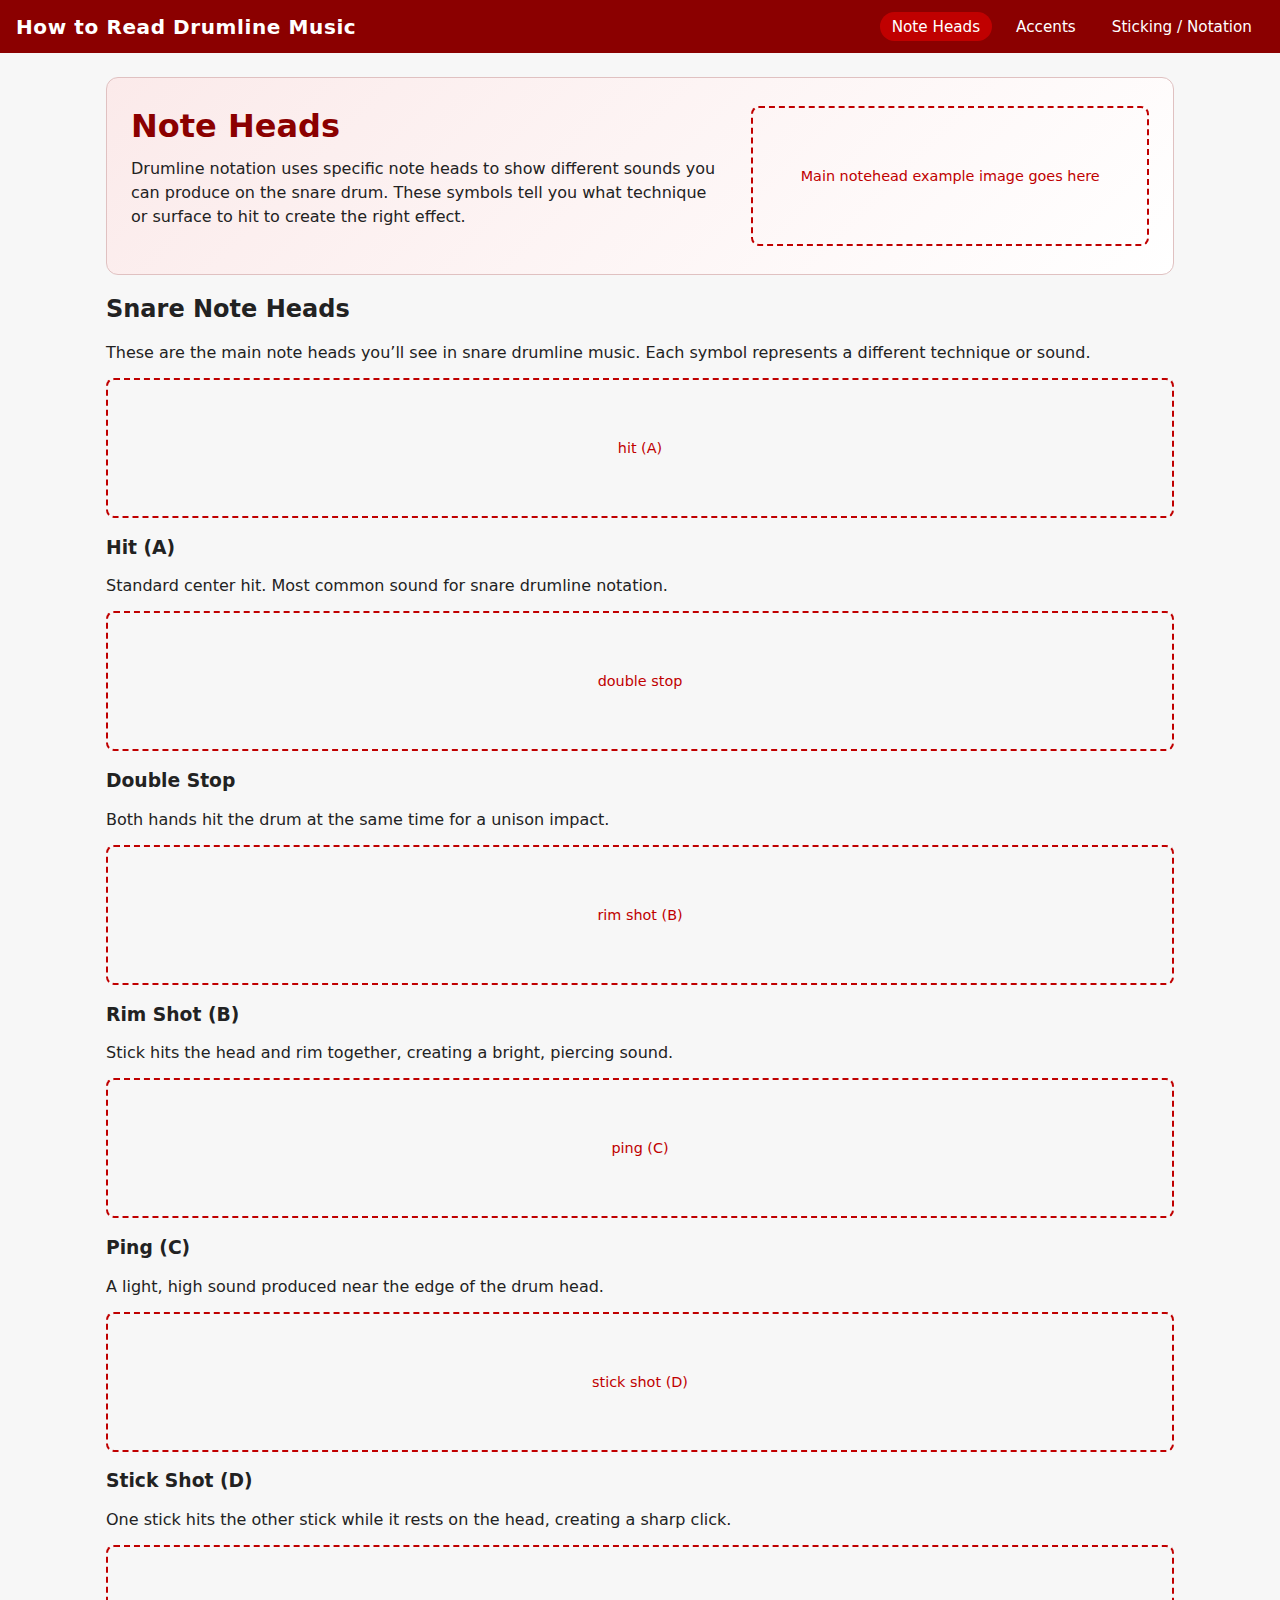
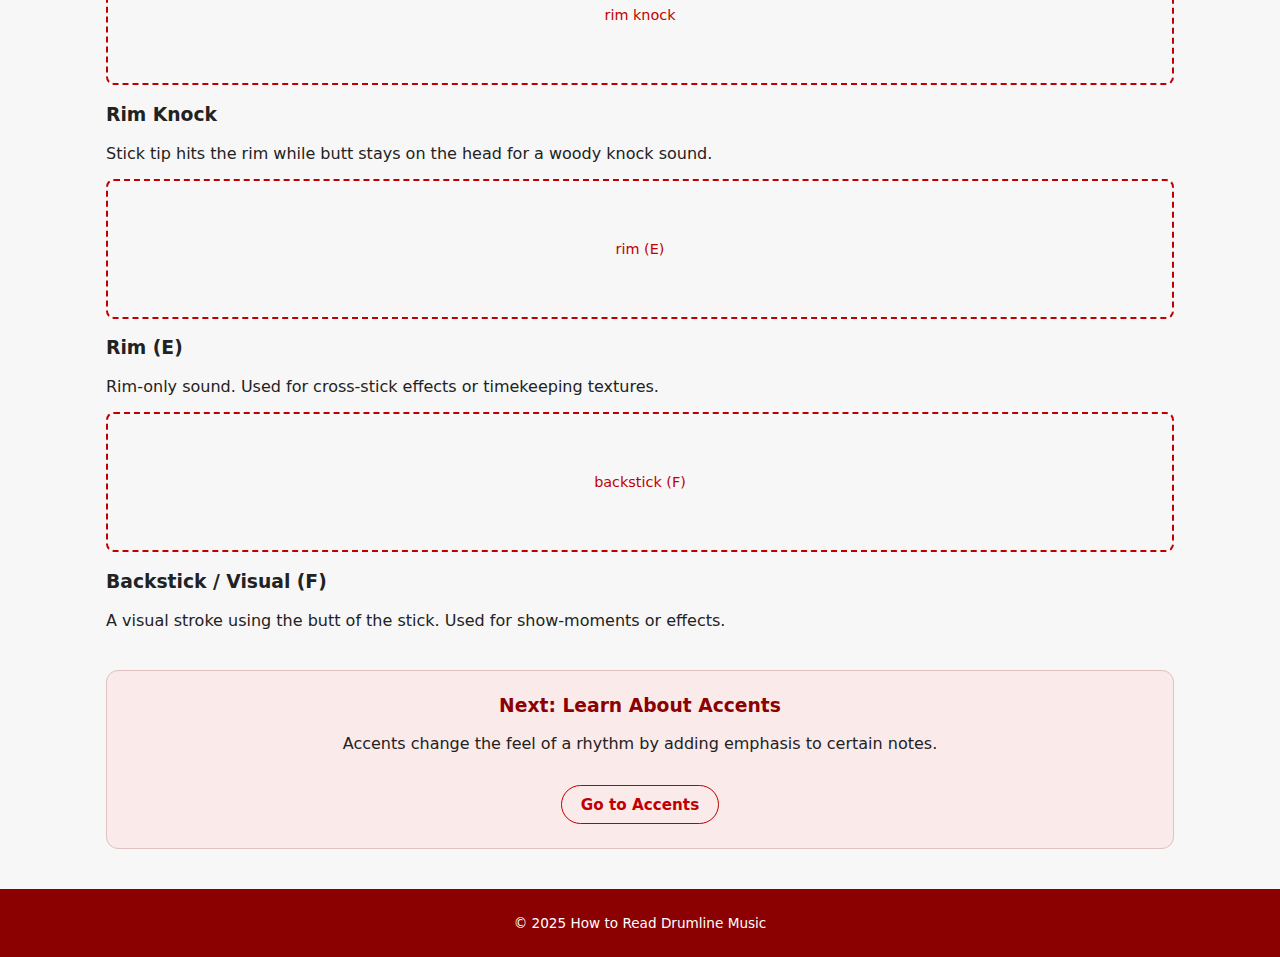
<file: index.html>
<!DOCTYPE html>
<html lang="en">
<head>
  <meta charset="UTF-8">
  <meta name="viewport" content="width=device-width, initial-scale=1.0">
  <title>How to Read Drumline Music | Note Heads</title>
  <link rel="stylesheet" href="styles.css">
</head>
<body>

<header>
  <div class="logo-text">
    <h1>How to Read Drumline Music</h1>
  </div>
  <nav>
    <a href="index.html" class="active">Note Heads</a>
    <a href="accents.html">Accents</a>
    <a href="sticking.html">Sticking / Notation</a>
  </nav>
</header>

<main>

  <section class="hero small-hero">
    <div class="hero-text">
      <h2>Note Heads</h2>
      <p>
        Drumline notation uses specific note heads to show different sounds you can
        produce on the snare drum. These symbols tell you what technique or surface
        to hit to create the right effect.
      </p>
    </div>

    <div class="hero-graphic">
      <div class="image-placeholder">
        Main notehead example image goes here
      </div>
    </div>
  </section>

  <section id="noteheads" class="notehead-grid">
    <h2 class="section-title">Snare Note Heads</h2>
    <p class="section-intro">
      These are the main note heads you’ll see in snare drumline music.  
      Each symbol represents a different technique or sound.
    </p>

    <div class="notehead-cards">
      <article class="notehead-card">
        <div class="notehead-image image-placeholder">hit (A)</div>
        <h3>Hit (A)</h3>
        <p>Standard center hit. Most common sound for snare drumline notation.</p>
      </article>

      <article class="notehead-card">
        <div class="notehead-image image-placeholder">double stop</div>
        <h3>Double Stop</h3>
        <p>Both hands hit the drum at the same time for a unison impact.</p>
      </article>

      <article class="notehead-card">
        <div class="notehead-image image-placeholder">rim shot (B)</div>
        <h3>Rim Shot (B)</h3>
        <p>
          Stick hits the head and rim together, creating a bright, piercing sound.
        </p>
      </article>

      <article class="notehead-card">
        <div class="notehead-image image-placeholder">ping (C)</div>
        <h3>Ping (C)</h3>
        <p>
          A light, high sound produced near the edge of the drum head.
        </p>
      </article>

      <article class="notehead-card">
        <div class="notehead-image image-placeholder">stick shot (D)</div>
        <h3>Stick Shot (D)</h3>
        <p>
          One stick hits the other stick while it rests on the head, creating a sharp click.
        </p>
      </article>

      <article class="notehead-card">
        <div class="notehead-image image-placeholder">rim knock</div>
        <h3>Rim Knock</h3>
        <p>
          Stick tip hits the rim while butt stays on the head for a woody knock sound.
        </p>
      </article>

      <article class="notehead-card">
        <div class="notehead-image image-placeholder">rim (E)</div>
        <h3>Rim (E)</h3>
        <p>
          Rim-only sound. Used for cross-stick effects or timekeeping textures.
        </p>
      </article>

      <article class="notehead-card">
        <div class="notehead-image image-placeholder">backstick (F)</div>
        <h3>Backstick / Visual (F)</h3>
        <p>
          A visual stroke using the butt of the stick. Used for show-moments or effects.
        </p>
      </article>
    </div>
  </section>

  <section class="next-step">
    <h3>Next: Learn About Accents</h3>
    <p>Accents change the feel of a rhythm by adding emphasis to certain notes.</p>
    <a class="btn secondary" href="accents.html">Go to Accents</a>
  </section>

</main>

<footer>
  <p>&copy; 2025 How to Read Drumline Music</p>
</footer>

</body>
</html>
</file>
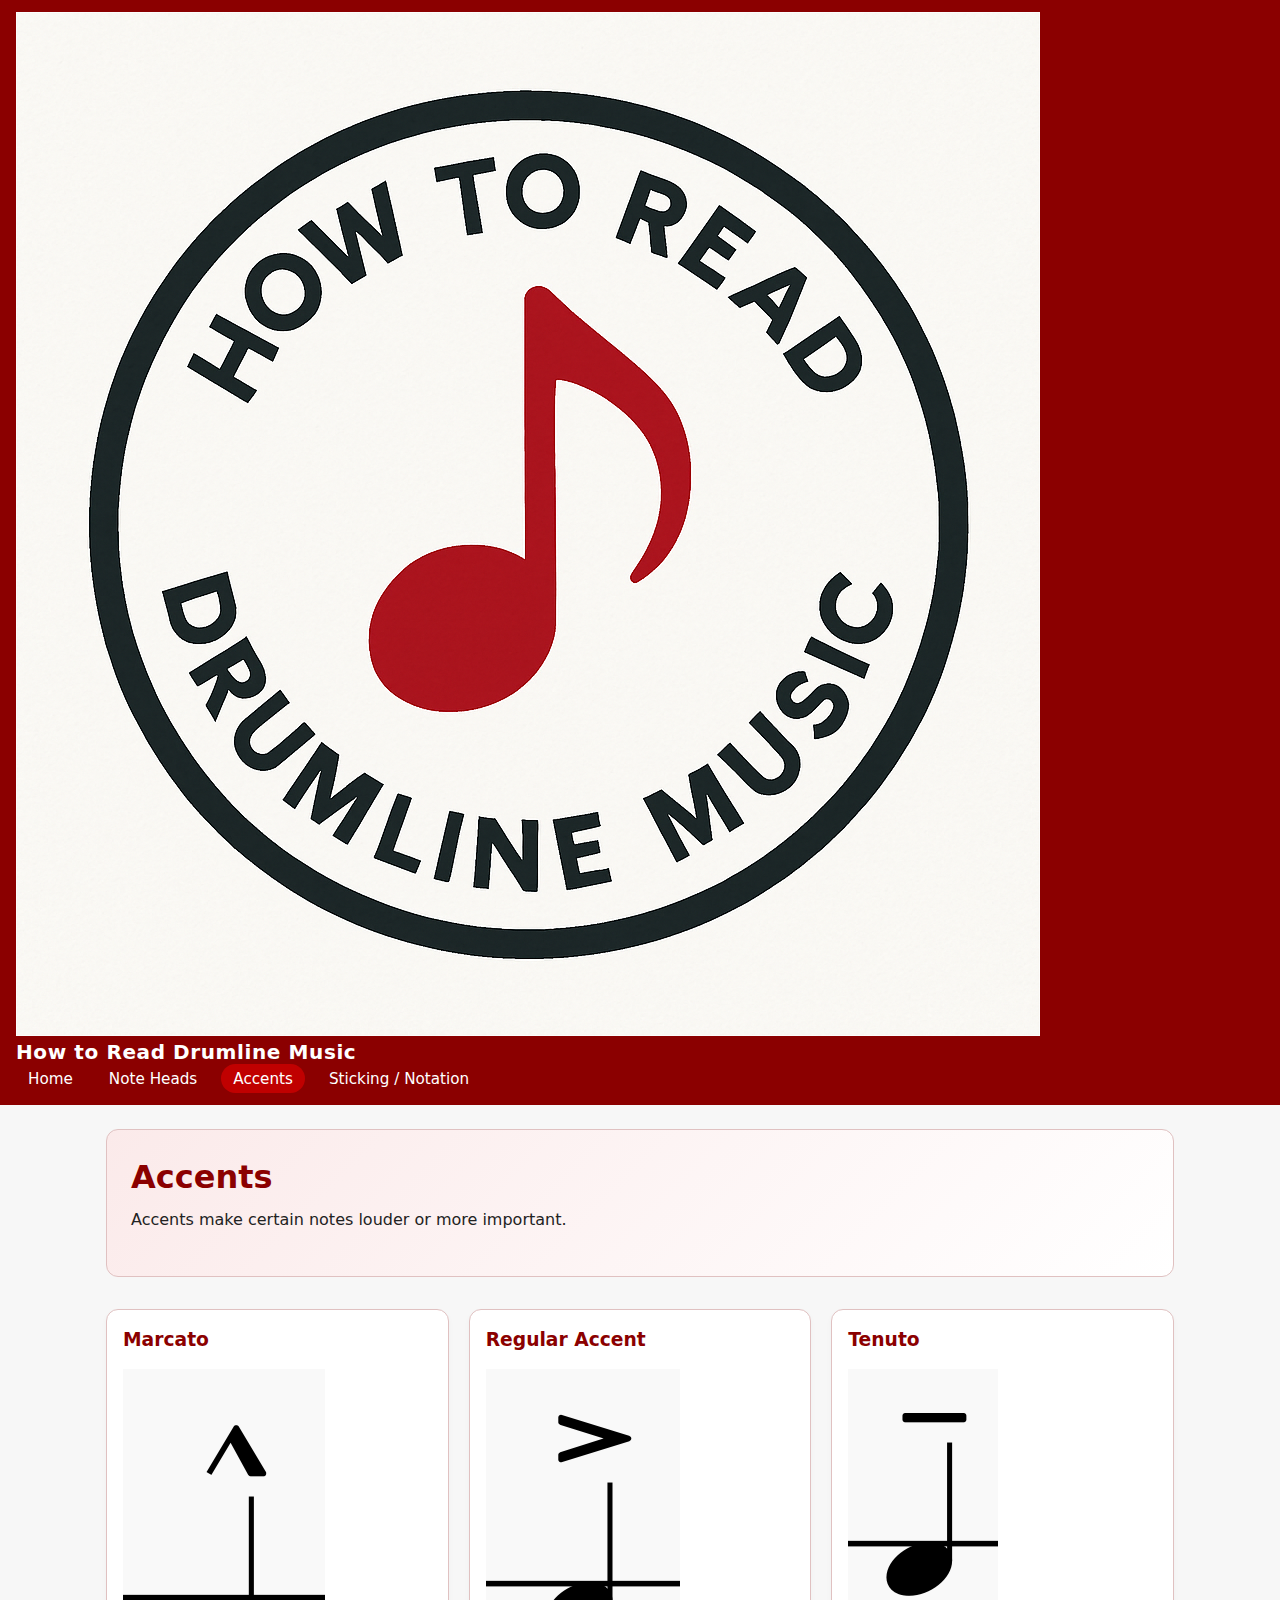
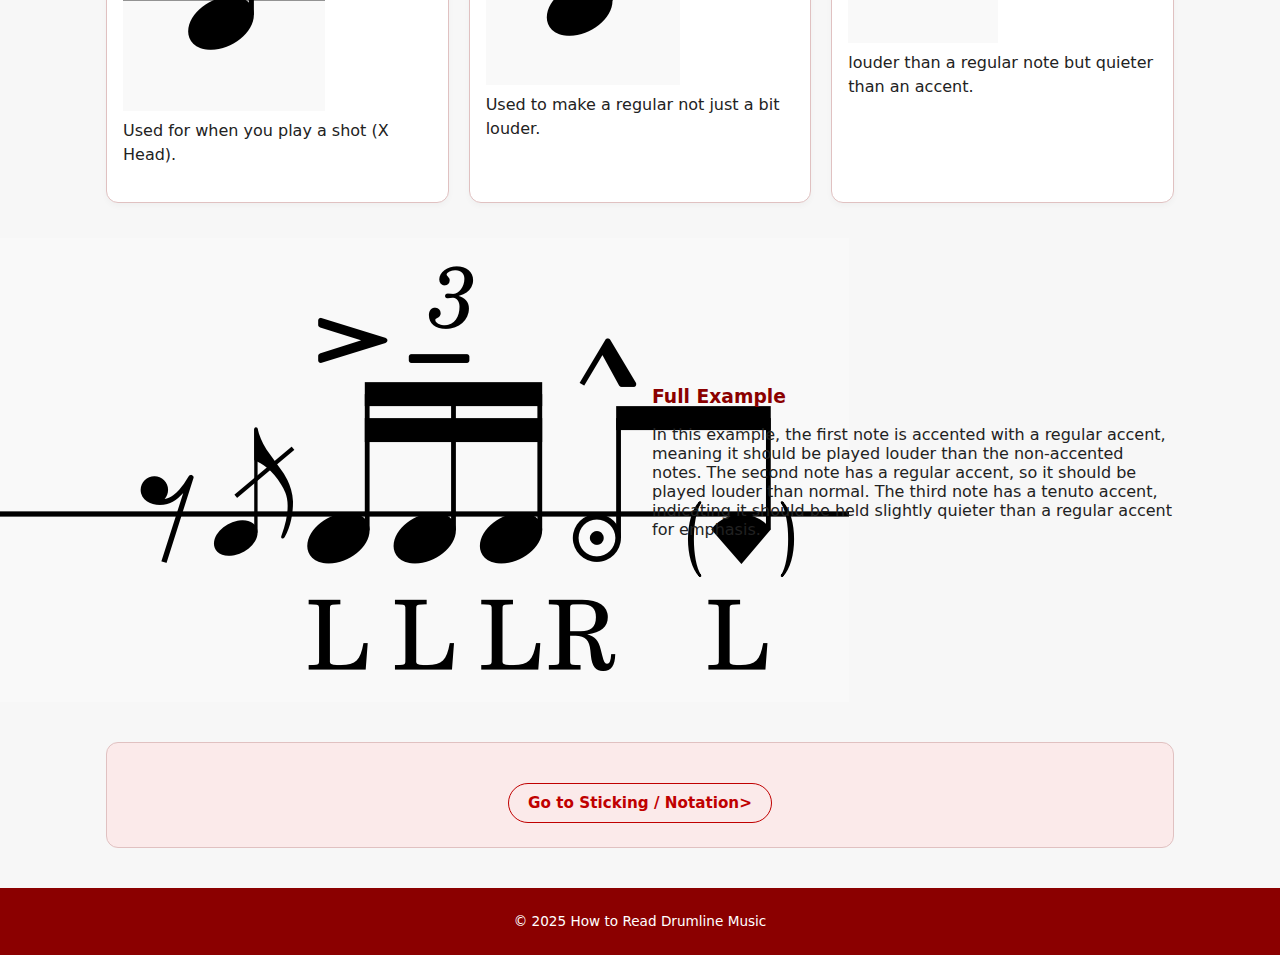
<file: accents.html>
<!DOCTYPE html>
<html lang="en">


<head>
  <meta charset="UTF-8">
  <meta name="viewport" content="width=device-width, initial-scale=1.0">
  <title>Accents</title>
  <link rel="stylesheet" href="styles.css">
</head>
<body>

<header>
  <div class="logo-text">
  <img src="images/logo.png" alt="Site logo" class="header-logo">
  <h1>How to Read Drumline Music</h1>
</div>

  <nav>
    <a href="index.html">Home</a>
    <a href="noteheads.html">Note Heads</a>
    <a href="accents.html" class="active">Accents</a>
    <a href="sticking.html">Sticking / Notation</a>
  </nav>
</header>

<main>

  <section class="hero small-hero">
    <div class="hero-text">
      <h2>Accents</h2>
      <p>Accents make certain notes louder or more important.</p>
    </div>

    
  </section>

  <section class="content-grid">
    <article class="card">
      <h3>Marcato</h3>
      <img src="images/full.png" alt="Marcato accent symbol" class="card-image">
      <p>Used for when you play a shot (X Head).</p>
    </article>

    <article class="card">
      <h3>Regular Accent</h3>
      <img src="images/accent.png" alt="Unaccented note symbol" class="card-image">
      <p>Used to make a regular not just a bit louder.</p>
    </article>

    <article class="card">
      <h3>Tenuto</h3>
      <img src="images/t.png" alt="Tenuto accent symbol" class="card-image">
      <p>louder than a regular note but quieter than an accent.</p>
    </article>
  </section>

    <section class="notation-section">
      
      <div class="notation-box">
        <img src="images/accentx.png" alt="sticking" class="notation-img">
      </div>
      
      <div class="notation-text">
        <h3>Full Example</h3>
        <p>
          In this example, the first note is accented with a regular accent, meaning it should be played louder than the non-accented notes. The second note has a regular accent, so it should be played louder than normal. The third note has a tenuto accent, indicating it should be held slightly quieter than a regular accent for emphasis.
        </p>
      </div>

  </section>

  <section class="next-step">
    <a class="btn secondary" href="sticking.html">Go to Sticking / Notation>
    <Notation></Notation></a>
  </section>

</main>

<footer>
  <p>&copy; 2025 How to Read Drumline Music</p>
</footer>

</body>
</html>
</file>
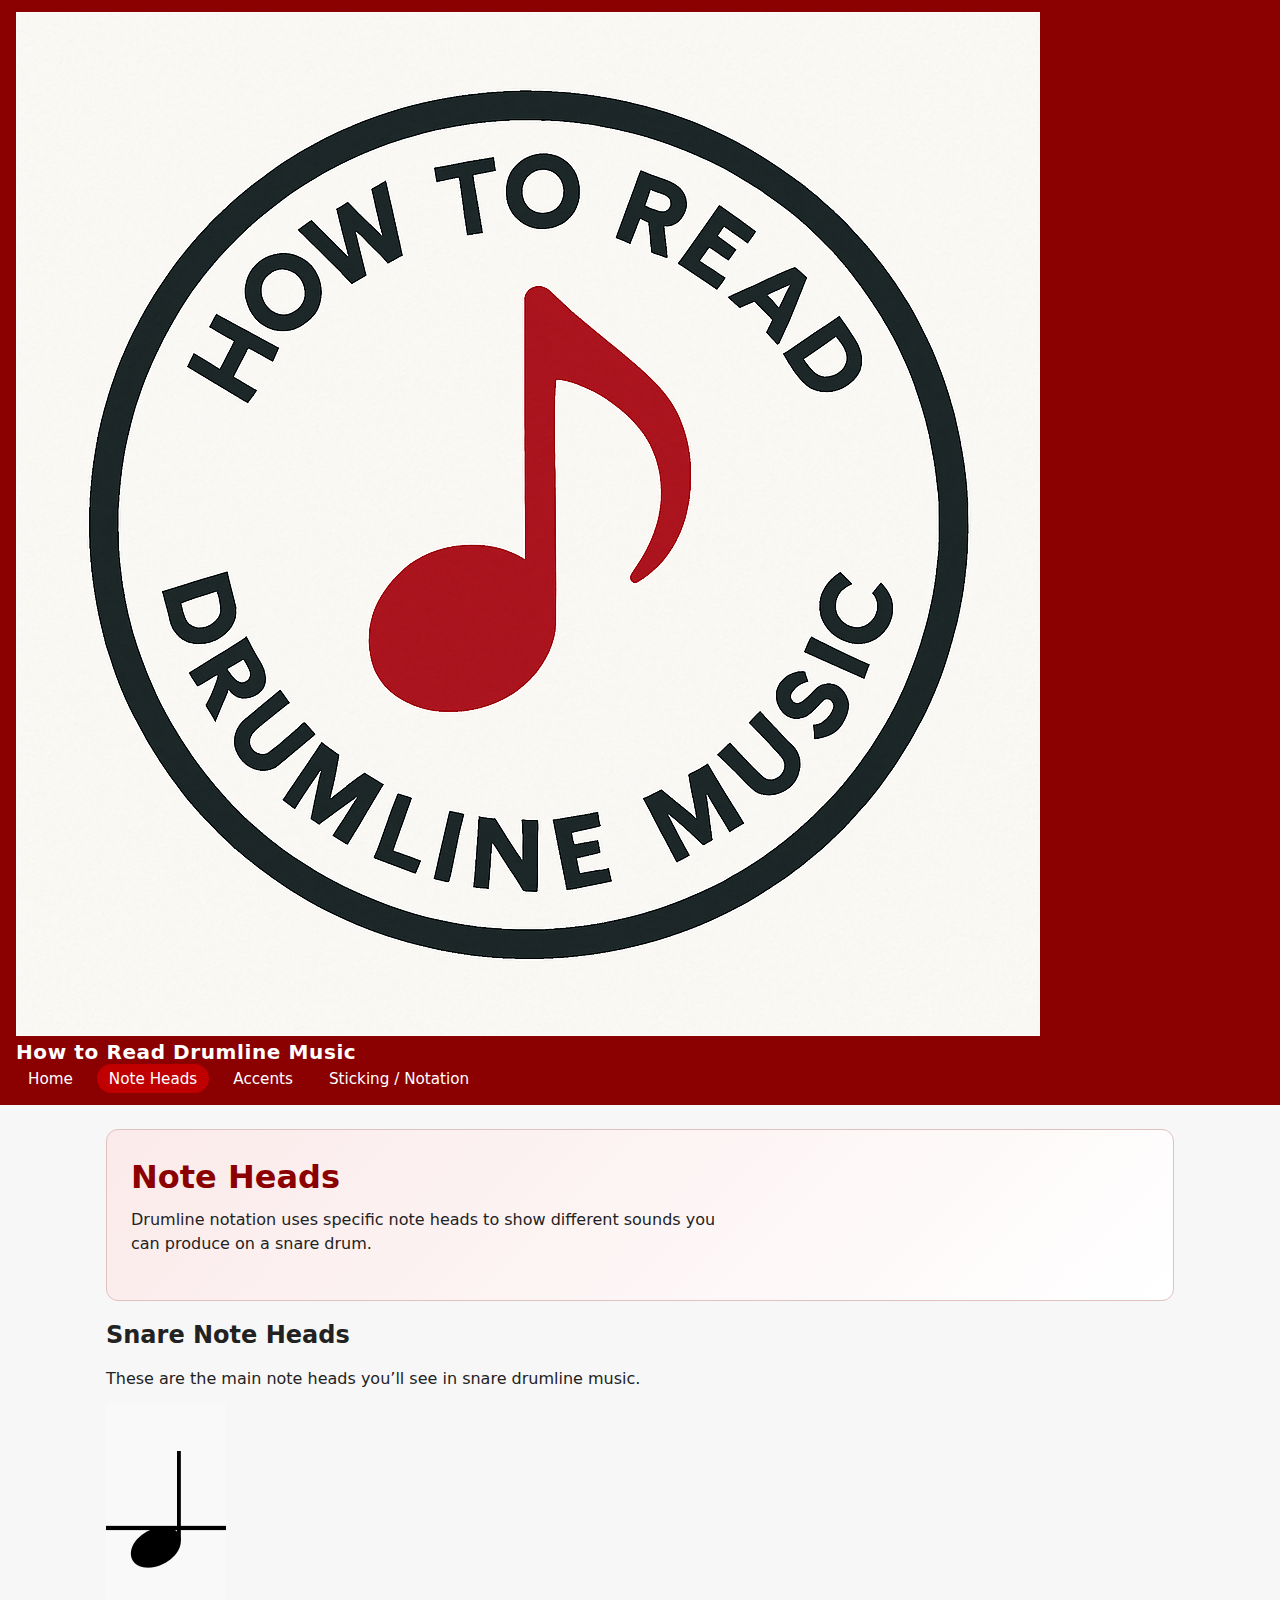
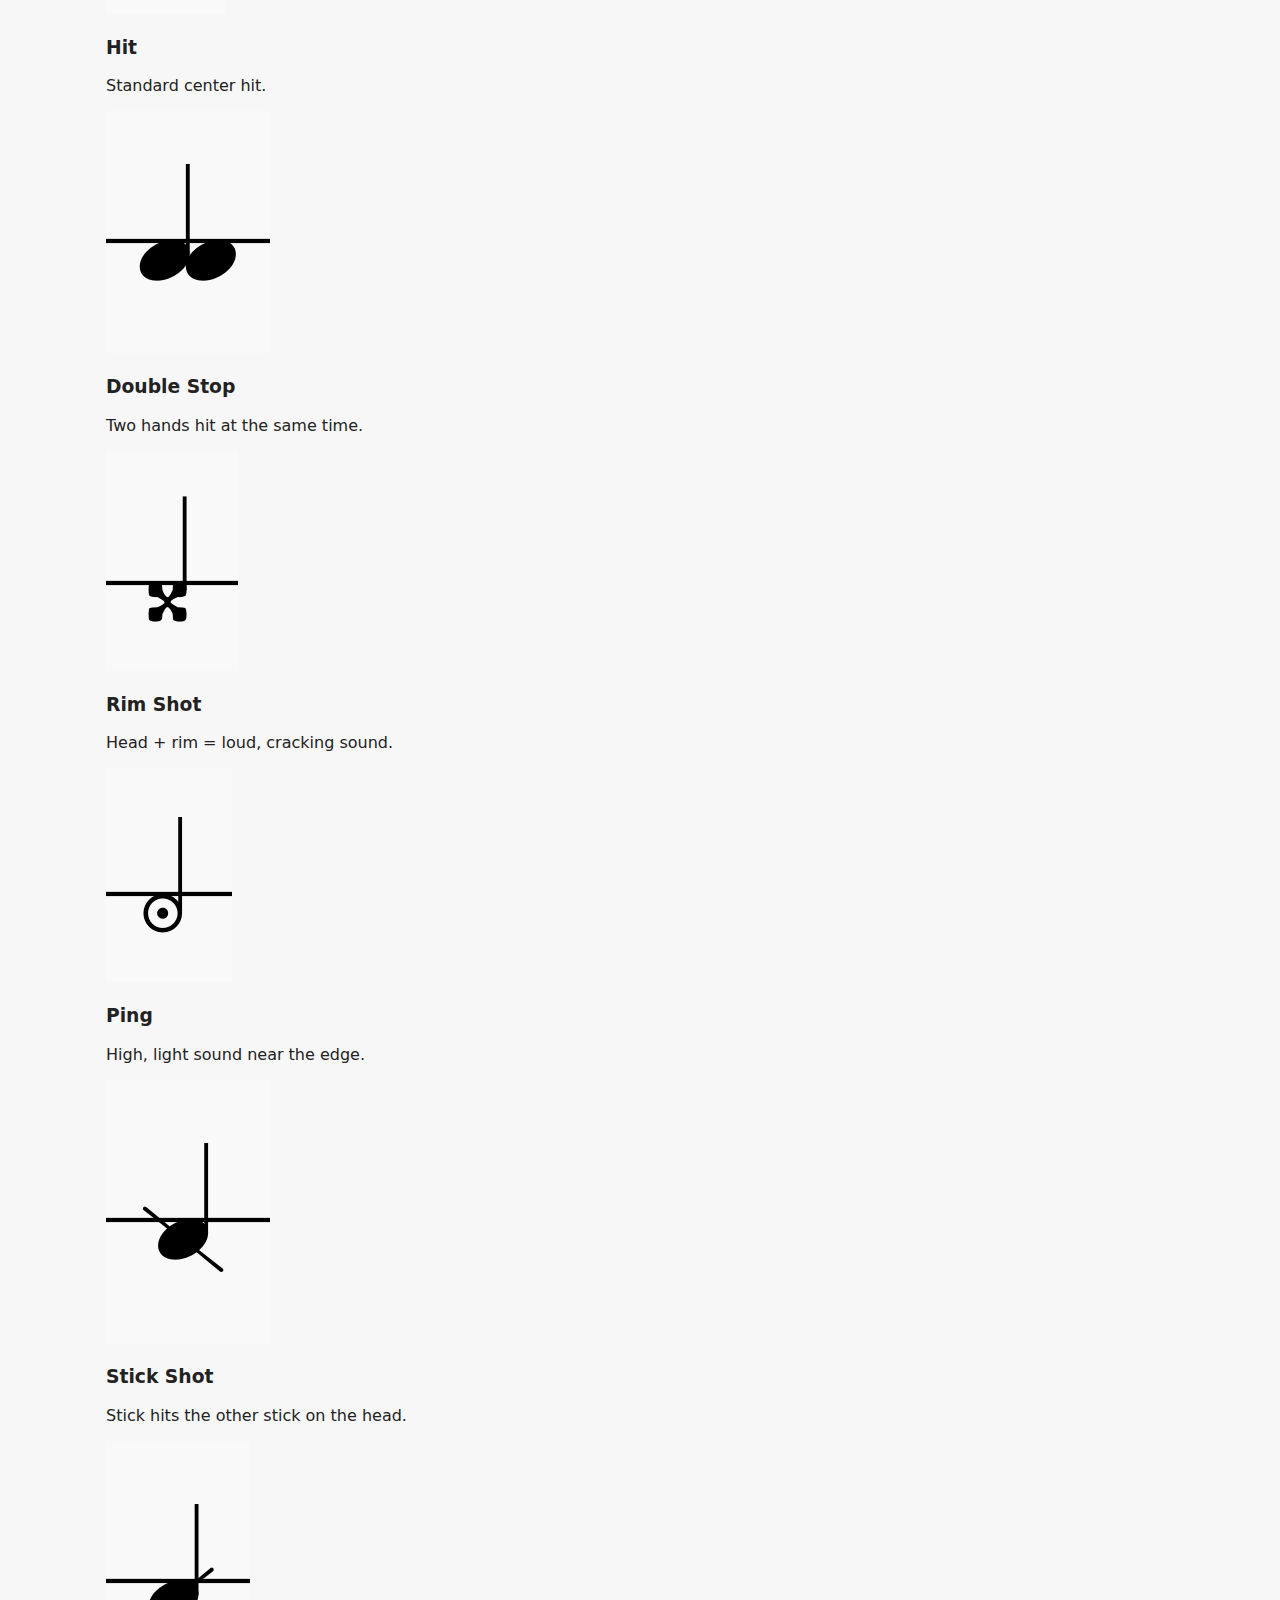
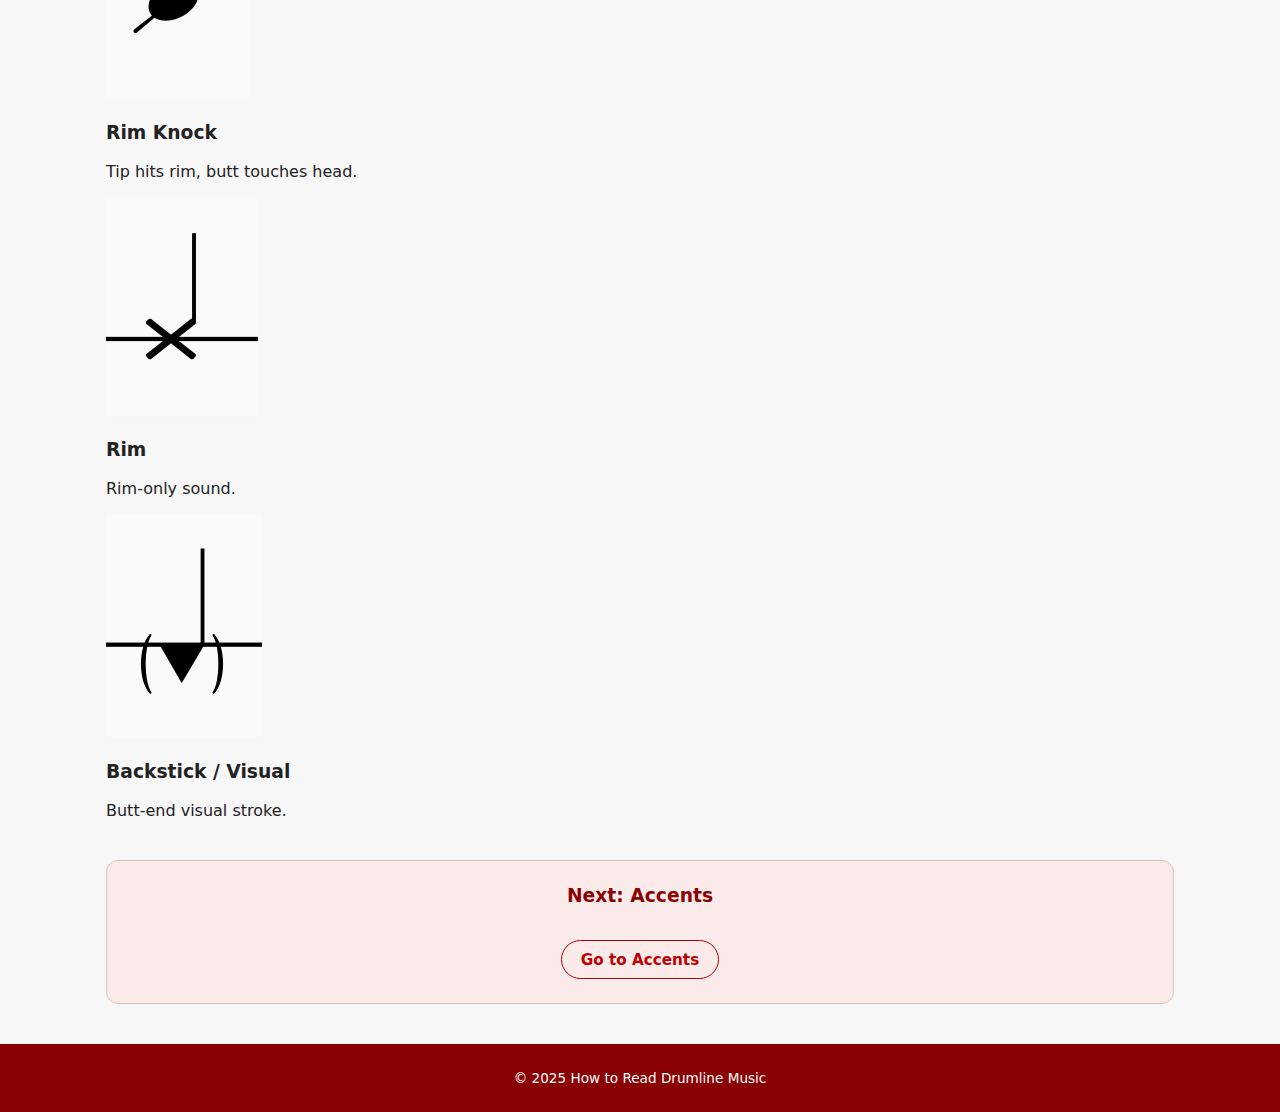
<file: noteheads.html>
<!DOCTYPE html>
<html lang="en">
<head>
  <meta charset="UTF-8">
  <meta name="viewport" content="width=device-width, initial-scale=1.0">
  <title>Note Heads</title>
  <link rel="stylesheet" href="styles.css">
</head>
<body>

<header>
  <div class="logo-text">
  <img src="images/logo.png" alt="Site logo" class="header-logo">
  <h1>How to Read Drumline Music</h1>
</div>

  <nav>
    <a href="index.html">Home</a>
    <a href="noteheads.html" class="active">Note Heads</a>
    <a href="accents.html">Accents</a>
    <a href="sticking.html">Sticking / Notation</a>
  </nav>
</header>

<main>

  <section class="hero small-hero">
    <div class="hero-text">
      <h2>Note Heads</h2>
      <p>
        Drumline notation uses specific note heads to show different sounds you can
        produce on a snare drum.
      </p>
    </div>

    <div class="hero-graphic">

    </div>
  </section>

  <section id="noteheads" class="notehead-grid">
    <h2 class="section-title">Snare Note Heads</h2>
    <p class="section-intro">These are the main note heads you’ll see in snare drumline music.</p>

    <div class="notehead-cards">

      <article class="notehead-card">
        <img src="images/hit.png" alt="Hit note head" class="notehead-image">
        <h3>Hit</h3>
        <p>Standard center hit.</p>
      </article>

      <article class="notehead-card">
        <img src="images/double.png" alt="Double Stop note head" class="notehead-image">
        <h3>Double Stop</h3>
        <p>Two hands hit at the same time.</p>
      </article>

      <article class="notehead-card">
        <img src="images/shot.png" alt="Rim shot" class="notehead-image">
        <h3>Rim Shot</h3>
        <p>Head + rim = loud, cracking sound.</p>
      </article>

      <article class="notehead-card">
        <img src="images/ping.png" alt="Ping" class="notehead-image">
        <h3>Ping</h3>
        <p>High, light sound near the edge.</p>
      </article>

      <article class="notehead-card">
        <img src="images/stick.png" alt="Stick shot" class="notehead-image">
        <h3>Stick Shot</h3>
        <p>Stick hits the other stick on the head.</p>
      </article>

      <article class="notehead-card">
        <img src="images/cross.png" alt="Rim knock" class="notehead-image">
        <h3>Rim Knock</h3>
        <p>Tip hits rim, butt touches head.</p>
      </article>

      <article class="notehead-card">
        <img src="images/rim.png" alt="Rim)" class="notehead-image">
        <h3>Rim</h3>
        <p>Rim-only sound.</p>
      </article>

      <article class="notehead-card">
        <img src="images/back.png" alt="Backstick" class="notehead-image">
        <h3>Backstick / Visual</h3>
        <p>Butt-end visual stroke.</p>
      </article>

    </div>
  </section>

  <section class="next-step">
    <h3>Next: Accents</h3>
    <a class="btn secondary" href="accents.html">Go to Accents</a>
  </section>

</main>

<footer>
  <p>&copy 2025 How to Read Drumline Music</p>
</footer>

</body>
</html>
</file>
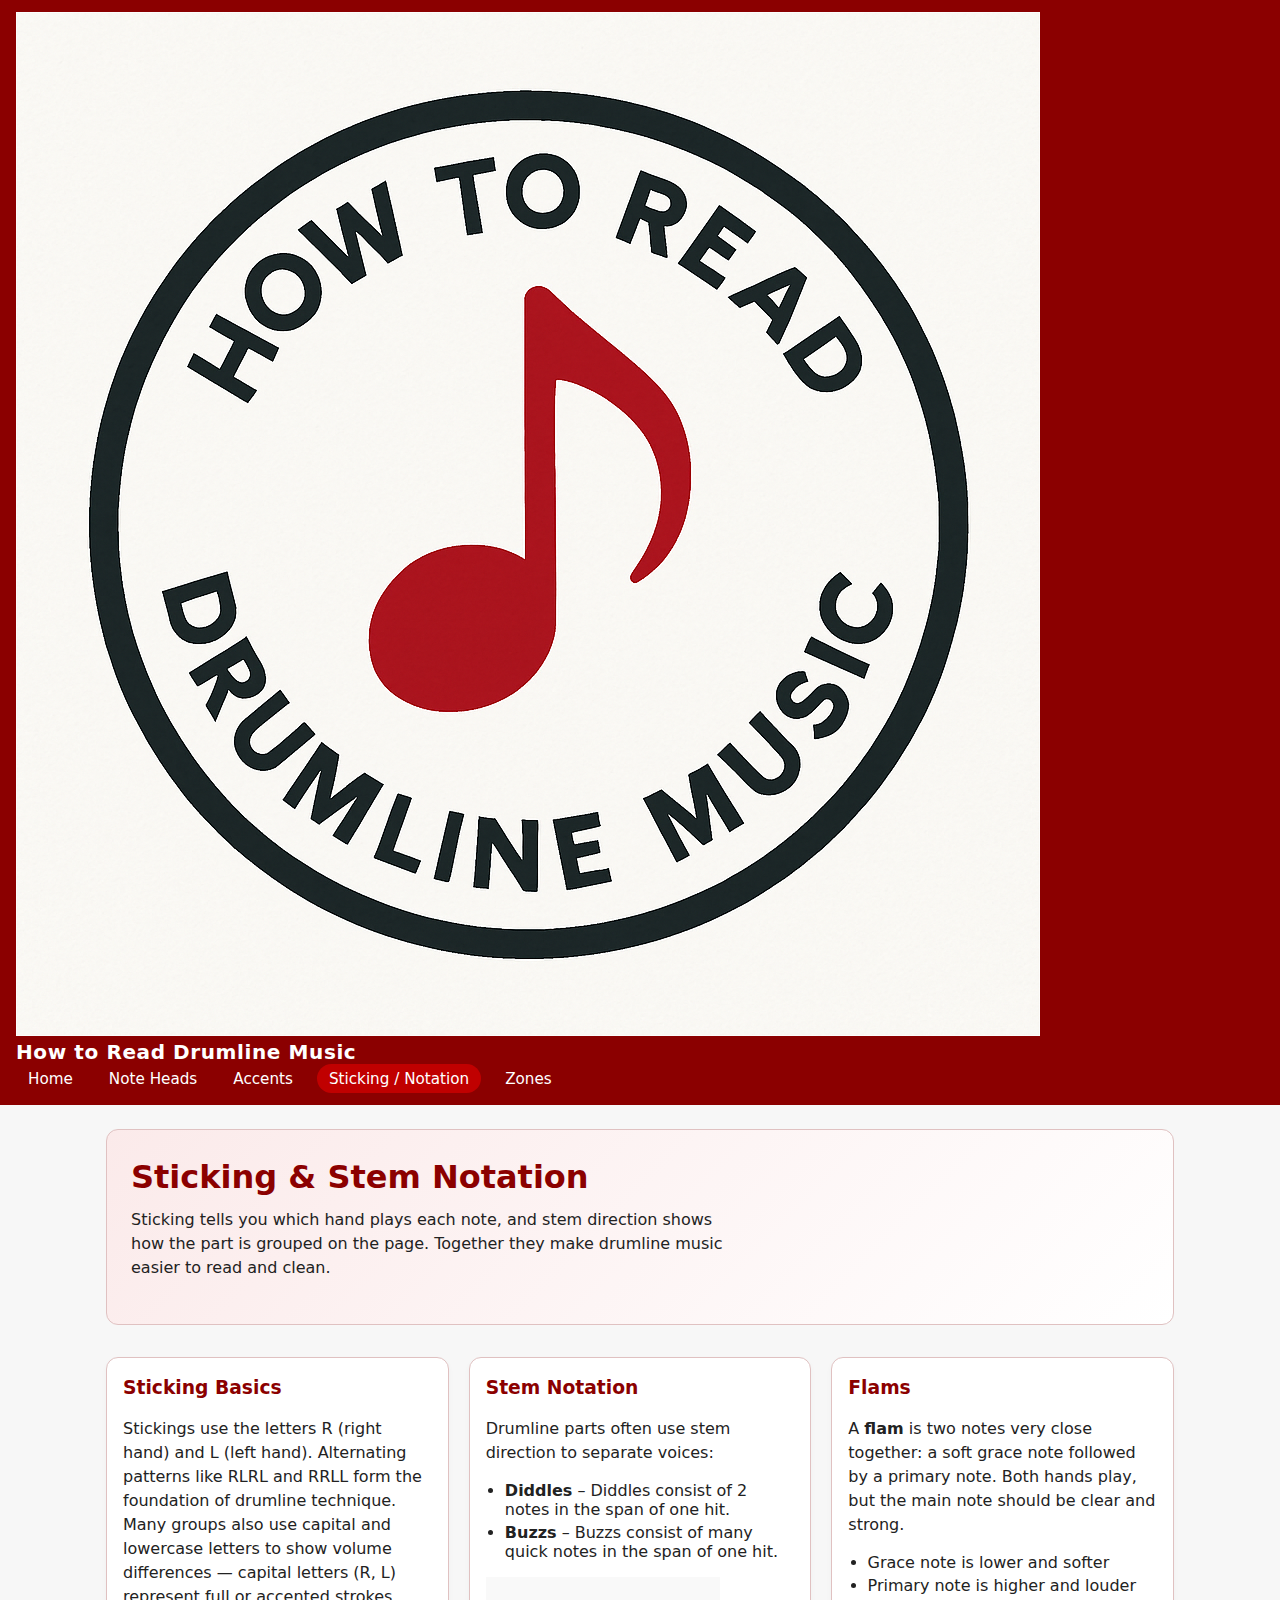
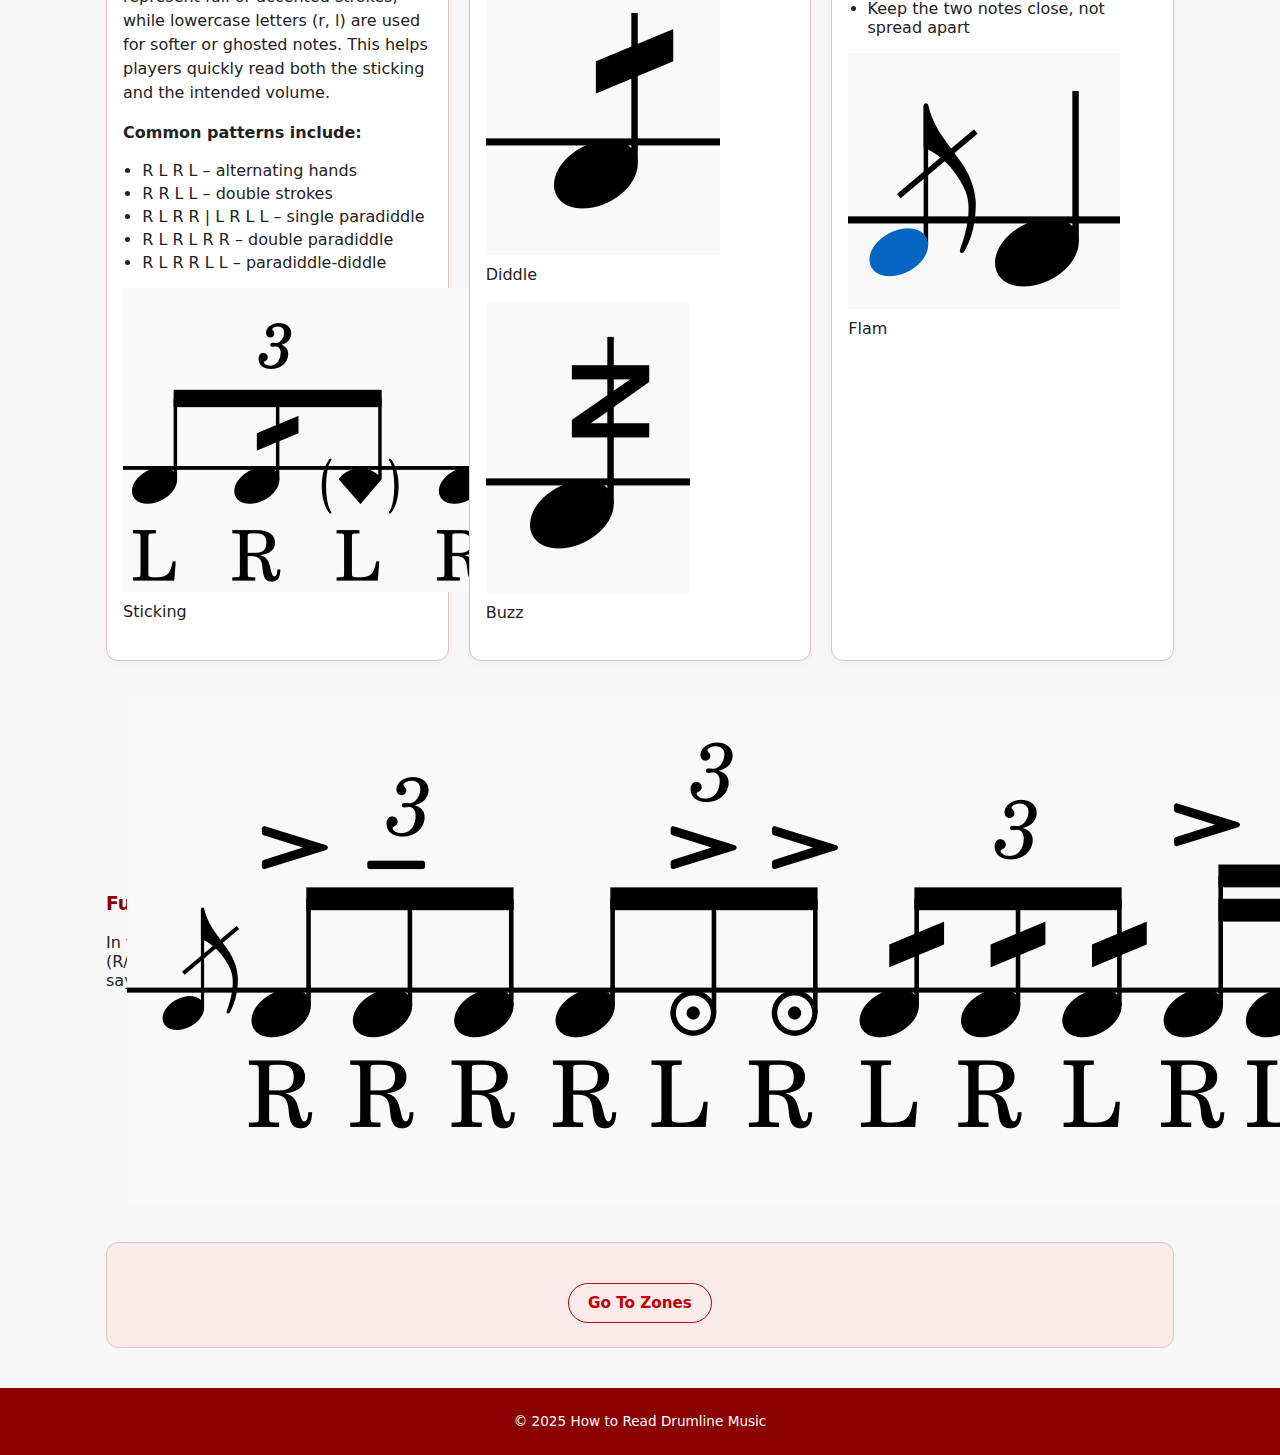
<file: sticking.html>
<!DOCTYPE html>
<html lang="en">

<head>
  <meta charset="UTF-8">
  <meta name="viewport" content="width=device-width, initial-scale=1.0">
  <title>Sticking</title>
  <link rel="stylesheet" href="styles.css">
</head>

<body>

  <header>
    <div class="logo-text">
      <img src="images/logo.png" alt="Site logo" class="header-logo">
      <h1>How to Read Drumline Music</h1>
    </div>

    <nav>
      <a href="index.html">Home</a>
      <a href="noteheads.html">Note Heads</a>
      <a href="accents.html">Accents</a>
      <a href="sticking.html" class="active">Sticking / Notation</a>
      <a href="zones.html">Zones</a>
    </nav>
  </header>

  <main>

    <section class="hero small-hero">
      <div class="hero-text">
        <h2>Sticking &amp; Stem Notation</h2>
        <p>
          Sticking tells you which hand plays each note, and stem direction shows how
          the part is grouped on the page. Together they make drumline music easier
          to read and clean.
        </p>
      </div>
    </section>

    <section class="content-grid">
      <article class="card">
        <h3>Sticking Basics</h3>
        <p>
          Stickings use the letters R (right hand) and L (left hand). Alternating patterns
          like RLRL and RRLL form the foundation of drumline technique. Many groups also use
          capital and lowercase letters to show volume differences — capital letters (R, L)
          represent full or accented strokes, while lowercase letters (r, l) are used for
          softer or ghosted notes. This helps players quickly read both the sticking and the
          intended volume.
        </p>
        <p><strong>Common patterns include:</strong></p>
        <ul>
          <li>R L R L – alternating hands</li>
          <li>R R L L – double strokes</li>
          <li>R L R R | L R L L – single paradiddle</li>
          <li>R L R L R R – double paradiddle</li>
          <li>R L R R L L – paradiddle-diddle</li>
        </ul>
        <div class="image-slot">
          <img src="images/sticking.png" alt="stick" class="stick-img">
          <p class="img-label">Sticking</p>
        </div>


      </article>

      <article class="card">
        <h3>Stem Notation</h3>
        <p>
          Drumline parts often use stem direction to separate voices:
        </p>
        <ul>
          <li><strong>Diddles</strong> – Diddles consist of 2 notes in the span of one hit.</li>
          <li><strong>Buzzs</strong> – Buzzs consist of many quick notes in the span of one hit.</li>
        </ul>

        <!-- IMAGE SLOT -->
        <div class="image-slot">
          <img src="images/diddle.png" alt="diddle" class="slot-img">
          <p class="img-label">Diddle</p>
        </div>

        <!-- IMAGE SLOT -->
        <div class="image-slot">
          <img src="images/buzz.png" alt="buzz" class="slot-img">
          <p class="img-label">Buzz</p>
        </div>
      </article>

      <article class="card">
        <h3>Flams</h3>
        <p>
          A <strong>flam</strong> is two notes very close together: a soft grace note followed by a
          primary note. Both hands play, but the main note should be clear and strong.
        </p>
        <ul>
          <li>Grace note is lower and softer</li>
          <li>Primary note is higher and louder</li>
          <li>Keep the two notes close, not spread apart</li>
        </ul>

        <!-- IMAGE SLOT -->
        <div class="image-slot">
          <img src="images/flam.png" alt="flam" class="slot-img">
          <p class="img-label">Flam</p>
        </div>
      </article>
    </section>

    <section class="notation-section">
      <div class="notation-text">
        <h3>Full Example</h3>
        <p>
          In this example, notice how stem notation, sticking markings (R/L), and
          flams all work together. Try counting the rhythm, saying the sticking, and
          then playing it slowly.
        </p>
      </div>

      <div class="notation-box">
        <img src="images/stickex.png" alt="sticking" class="notation-img">
      </div>
    </section>

    <section class="next-step">
      <a class="btn secondary" href="zones.html">Go To Zones</a>
    </section>

  </main>

  <footer>
    <p>&copy; 2025 How to Read Drumline Music</p>
  </footer>

</body>

</html>
</file>
<file: styles.css>
/* --------- COLOR THEME --------- */
:root {
  --dark-red: #8b0000;
  --primary-red: #c00000;
  --light-red: #fbeaea;
  --text-dark: #222222;
  --text-light: #ffffff;
  --card-bg: #ffffff;
  --border-soft: #e0c1c1;
}

/* --------- GLOBAL --------- */
*,
*::before,
*::after {
  box-sizing: border-box;
}

body {
  margin: 0;
  font-family: system-ui, -apple-system, BlinkMacSystemFont, "Segoe UI", sans-serif;
  color: var(--text-dark);
  background-color: #f7f7f7;
}

/* --------- HEADER & NAV --------- */
header {
  background-color: var(--dark-red);
  color: var(--text-light);
  padding: 0.75rem 1rem;
  display: flex;
  flex-wrap: wrap;
  align-items: center;
  justify-content: space-between;
}

.logo-text h1 {
  margin: 0;
  font-size: 1.25rem;
  letter-spacing: 0.03em;
}

nav {
  display: flex;
  gap: 0.75rem;
  flex-wrap: wrap;
}

nav a {
  color: var(--text-light);
  text-decoration: none;
  padding: 0.35rem 0.75rem;
  border-radius: 999px;
  font-size: 0.95rem;
}

nav a:hover {
  background-color: rgba(255, 255, 255, 0.18);
}

nav a.active {
  background-color: var(--primary-red);
}

/* --------- MAIN LAYOUT --------- */
main {
  max-width: 1100px;
  margin: 1.5rem auto 2.5rem;
  padding: 0 1rem;
}

/* --------- HERO SECTIONS --------- */
.hero {
  background: linear-gradient(135deg, var(--light-red), #ffffff);
  border-radius: 0.75rem;
  padding: 1.75rem 1.5rem;
  display: grid;
  grid-template-columns: minmax(0, 2fr) minmax(0, 1.5fr);
  gap: 1.5rem;
  align-items: center;
  border: 1px solid var(--border-soft);
}

.small-hero {
  grid-template-columns: minmax(0, 3fr) minmax(0, 2fr);
}

.hero-text h2 {
  margin-top: 0;
  margin-bottom: 0.75rem;
  font-size: 2rem;
  color: var(--dark-red);
}

.hero-text p {
  margin-top: 0;
  line-height: 1.5;
}

/* --------- BUTTONS --------- */
.btn {
  display: inline-block;
  margin-top: 1rem;
  padding: 0.6rem 1.2rem;
  background-color: var(--primary-red);
  color: var(--text-light);
  text-decoration: none;
  border-radius: 999px;
  font-weight: 600;
  font-size: 0.95rem;
}

.btn:hover {
  background-color: var(--dark-red);
}

.btn.secondary {
  background-color: transparent;
  color: var(--primary-red);
  border: 1px solid var(--primary-red);
}

.btn.secondary:hover {
  background-color: var(--primary-red);
  color: var(--text-light);
}

/* --------- IMAGE PLACEHOLDER --------- */
.hero-graphic,
.notation-box {
  display: flex;
  align-items: center;
  justify-content: center;
}

.image-placeholder {
  width: 100%;
  min-height: 140px;
  border-radius: 0.5rem;
  border: 2px dashed var(--primary-red);
  display: flex;
  align-items: center;
  justify-content: center;
  font-size: 0.9rem;
  color: var(--primary-red);
  text-align: center;
  padding: 0.75rem;
}

/* --------- CONTENT GRID / CARDS --------- */
.content-grid {
  margin-top: 2rem;
  display: grid;
  grid-template-columns: repeat(3, minmax(0, 1fr));
  gap: 1.25rem;
}

.card {
  background-color: var(--card-bg);
  border-radius: 0.75rem;
  padding: 1.2rem 1rem;
  border: 1px solid var(--border-soft);
  box-shadow: 0 3px 6px rgba(0, 0, 0, 0.03);
}

.card h3 {
  margin-top: 0;
  color: var(--dark-red);
}

.card p {
  margin-top: 0.25rem;
  line-height: 1.5;
}

.card ul {
  padding-left: 1.2rem;
  margin-top: 0.6rem;
}

.card li {
  margin-bottom: 0.25rem;
}

/* --------- NOTATION SECTION --------- */
.notation-section {
  margin-top: 2.2rem;
  display: grid;
  grid-template-columns: minmax(0, 1.5fr) minmax(0, 1.5fr);
  gap: 1.5rem;
  align-items: center;
}

.notation-text h3 {
  margin-top: 0;
  color: var(--dark-red);
}

/* --------- NEXT STEP --------- */
.next-step {
  margin-top: 2.5rem;
  text-align: center;
  padding: 1.5rem 1rem;
  border-radius: 0.75rem;
  background-color: var(--light-red);
  border: 1px solid var(--border-soft);
}

.next-step h3 {
  margin-top: 0;
  color: var(--dark-red);
}

/* --------- FOOTER --------- */
footer {
  background-color: var(--dark-red);
  color: var(--text-light);
  text-align: center;
  padding: 0.75rem 1rem;
  font-size: 0.85rem;
}

/* --------- RESPONSIVE --------- */
@media (max-width: 800px) {
  .hero,
  .small-hero,
  .notation-section,
  .content-grid {
    grid-template-columns: 1fr;
  }

  header {
    flex-direction: column;
    align-items: flex-start;
    gap: 0.5rem;
  }

  nav {
    justify-content: flex-start;
  }
}

@media (max-width: 500px) {
  .logo-text h1 {
    font-size: 1rem;
  }

  .hero-text h2 {
    font-size: 1.6rem;
  }
}
</file>
